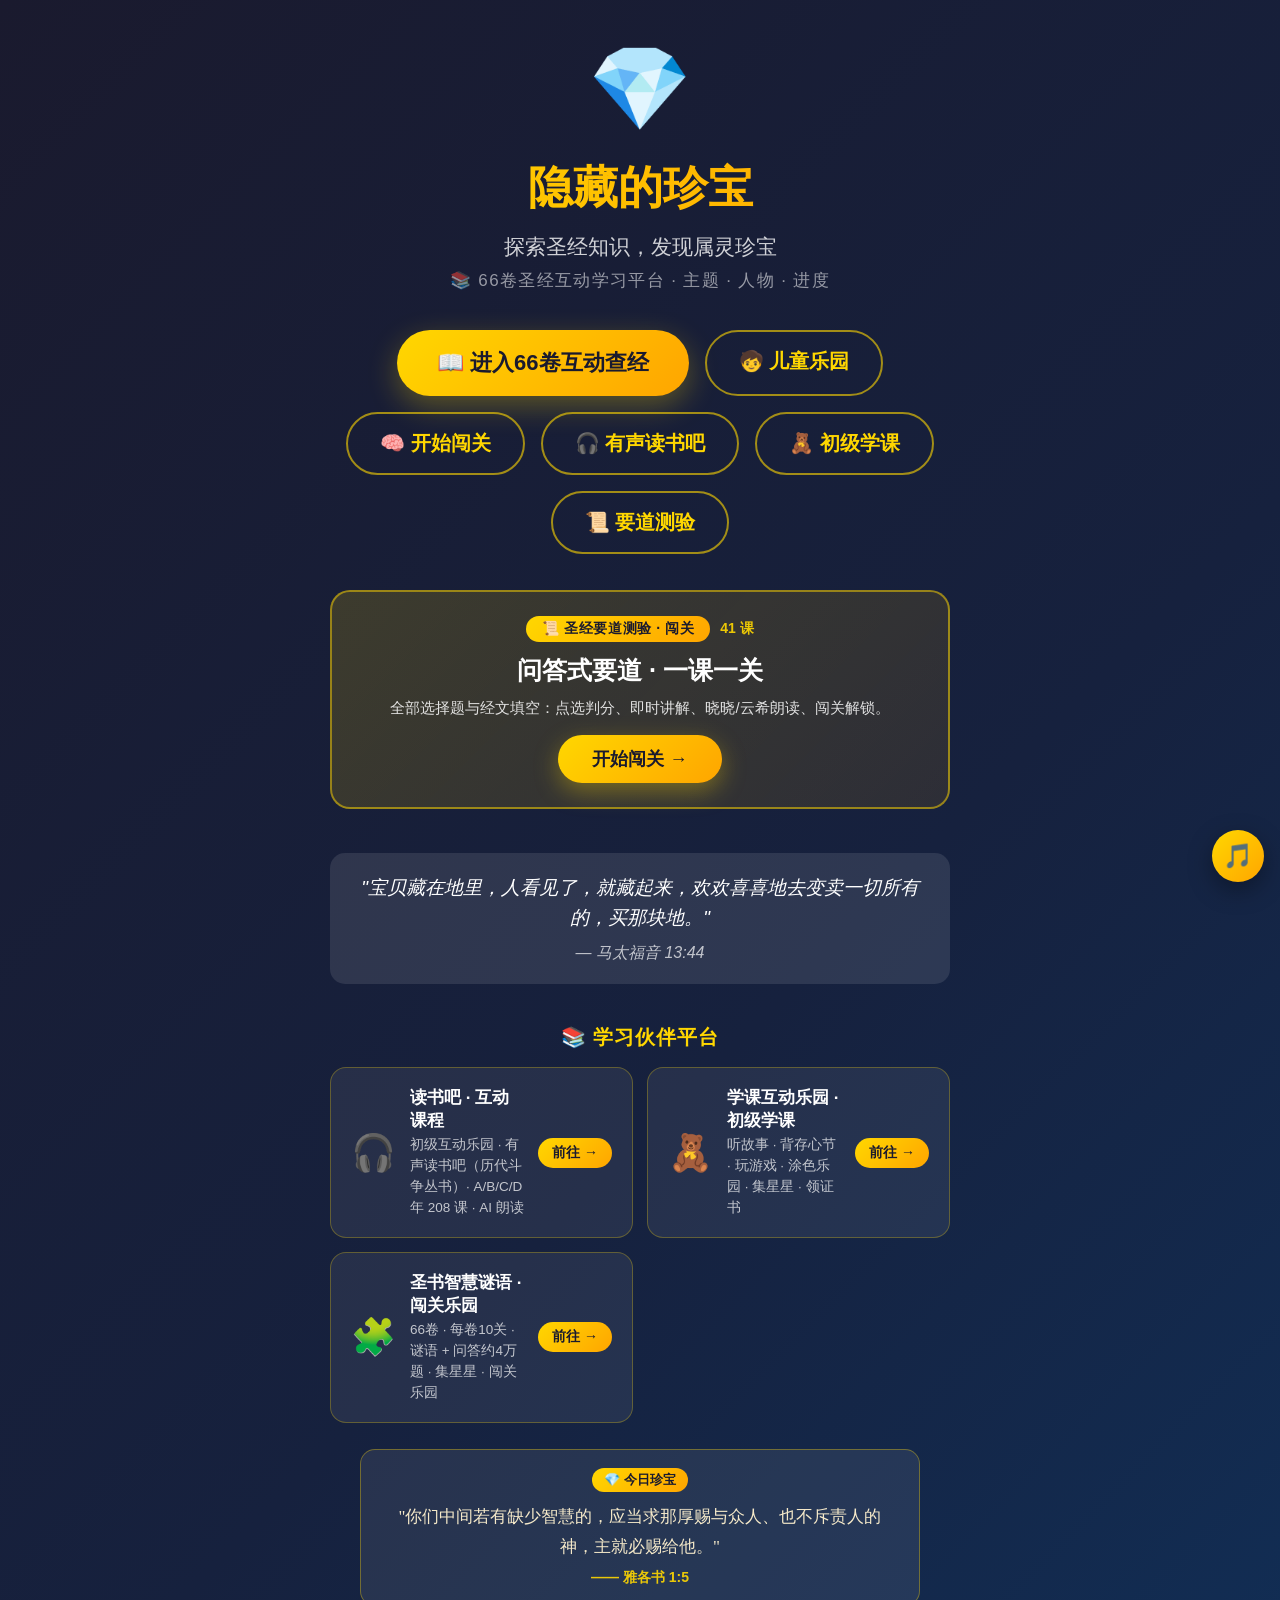
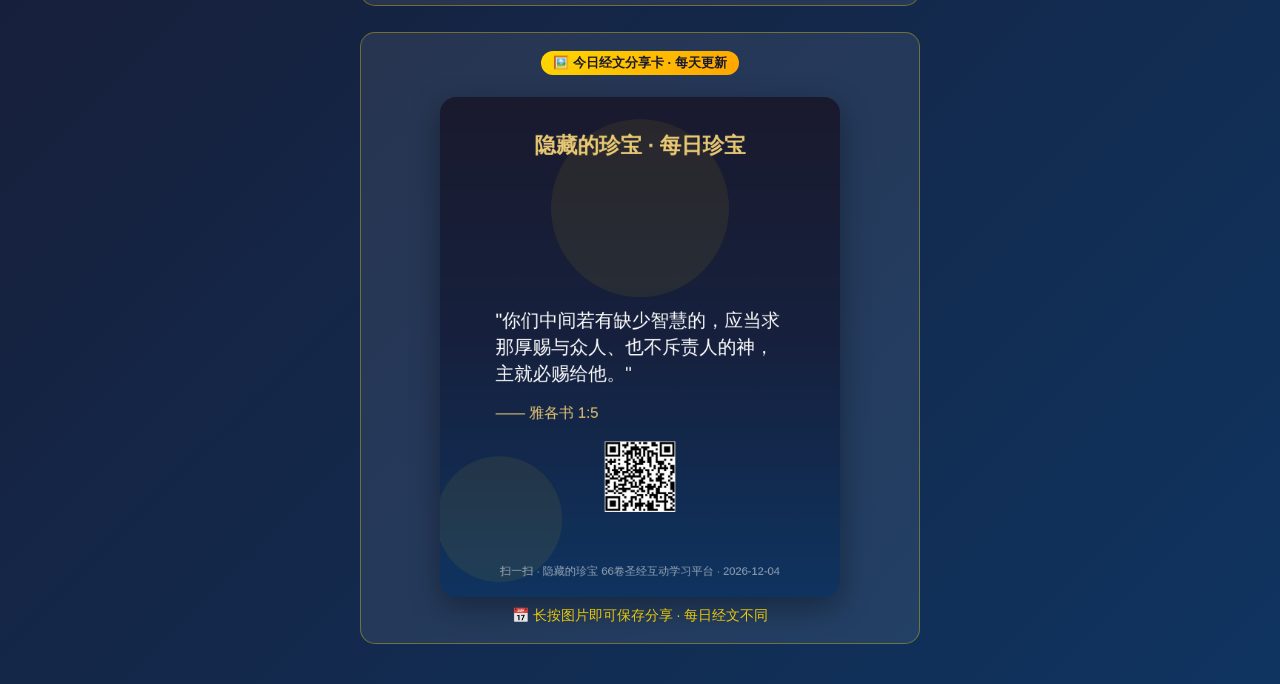
<file: index.html>
<!DOCTYPE html>
<html lang="zh-CN">
<head>
    <meta charset="UTF-8">
    <meta name="viewport" content="width=device-width, initial-scale=1.0">
    <title>隐藏的珍宝｜圣经互动学习平台</title>
  <link rel="manifest" href="manifest.json">
  <meta name="theme-color" content="#3b3a6b">
  <link rel="apple-touch-icon" href="icons/icon-192.png">

    <style>
        * { margin: 0; padding: 0; box-sizing: border-box; }
        body {
            font-family: "PingFang SC", "Microsoft YaHei", sans-serif;
            background: linear-gradient(135deg, #1a1a2e 0%, #16213e 50%, #0f3460 100%);
            min-height: 100vh;
            display: flex;
            align-items: center;
            justify-content: center;
            color: white;
        }
        .container {
            text-align: center;
            padding: 40px 20px;
            max-width: 660px;
        }
        .treasure {
            font-size: 83px;
            margin-bottom: 20px;
            animation: glow 2s ease-in-out infinite;
        }
        @keyframes glow {
            0%, 100% { filter: drop-shadow(0 0 20px #ffd700); }
            50% { filter: drop-shadow(0 0 40px #ffd700) brightness(1.2); }
        }
        h1 {
            font-size: 45px;
            margin-bottom: 15px;
            background: linear-gradient(90deg, #ffd700, #ffA500);
            -webkit-background-clip: text;
            -webkit-text-fill-color: transparent;
            background-clip: text;
        }
        .subtitle {
            font-size: 21px;
            opacity: 0.8;
            margin-bottom: 8px;
        }
        .desc {
            font-size: 17px;
            opacity: 0.55;
            margin-bottom: 38px;
            letter-spacing: 0.08em;
        }
        .btn-row {
            display: flex;
            gap: 16px;
            justify-content: center;
            flex-wrap: wrap;
        }
        .start-btn {
            display: inline-block;
            padding: 18px 40px;
            background: linear-gradient(135deg, #ffd700, #ffA500);
            color: #1a1a2e;
            text-decoration: none;
            border-radius: 50px;
            font-size: 22px;
            font-weight: bold;
            transition: transform 0.3s, box-shadow 0.3s;
            box-shadow: 0 10px 30px rgba(255, 215, 0, 0.3);
        }
        .start-btn:hover {
            transform: translateY(-3px);
            box-shadow: 0 15px 40px rgba(255, 215, 0, 0.4);
        }
        .start-btn.ghost {
            background: transparent;
            color: #ffd700;
            border: 2px solid rgba(255, 215, 0, 0.6);
            box-shadow: none;
            font-size: 20px;
            padding: 16px 32px;
        }
        .start-btn.ghost:hover {
            background: rgba(255, 215, 0, 0.12);
            box-shadow: 0 10px 30px rgba(255, 215, 0, 0.15);
        }
        .verse {
            margin-top: 44px;
            padding: 20px;
            background: rgba(255,255,255,0.1);
            border-radius: 15px;
            font-style: italic;
        }
        .verse p {
            font-size: 19px;
            line-height: 1.6;
        }
        .verse cite {
            display: block;
            margin-top: 10px;
            opacity: 0.7;
        }
        @media (max-width: 480px) {
            h1 { font-size: 37px; }
            .treasure { font-size: 67px; }
            .start-btn { font-size: 19px; padding: 15px 28px; width: 100%; }
            .start-btn.ghost { font-size: 18px; padding: 13px 24px; }
        }
            .music-fab{position:fixed;right:16px;bottom:18px;z-index:99;width:52px;height:52px;border-radius:50%;border:none;background:linear-gradient(135deg,#ffd700,#ffA500);color:#1a1a2e;font-size:24px;cursor:pointer;box-shadow:0 8px 24px rgba(0,0,0,.35);transition:transform .15s;}
        .music-fab:hover{transform:scale(1.08);}
        .music-fab.on{animation:fabPulse 2s ease-in-out infinite;}
        @keyframes fabPulse{0%,100%{box-shadow:0 8px 24px rgba(255,215,0,.35);}50%{box-shadow:0 8px 32px rgba(255,215,0,.7);}}
            .daily{display:none;margin-top:26px;padding:18px 22px;background:rgba(255,255,255,.08);border:1px solid rgba(255,215,0,.35);border-radius:15px;max-width:560px;margin-left:auto;margin-right:auto;}
        .daily-badge{display:inline-block;background:linear-gradient(135deg,#ffd700,#ffA500);color:#1a1a2e;font-weight:800;font-size:13px;padding:3px 12px;border-radius:999px;margin-bottom:10px;}
        .daily-text{font-family:"Songti SC",serif;font-size:17px;line-height:1.8;color:#f5e9c9;}
        .daily-ref{margin-top:6px;color:rgba(255,215,0,.9);font-size:14px;font-weight:700;}
        .doctrine-entry{margin-top:36px;padding:24px 22px;border-radius:20px;background:linear-gradient(135deg,rgba(255,215,0,.16),rgba(255,165,0,.10));border:2px solid rgba(255,215,0,.5);text-align:center;max-width:660px;margin-left:auto;margin-right:auto;}
        .de-badge{display:inline-block;background:linear-gradient(135deg,#ffd700,#ffA500);color:#1a1a2e;font-weight:800;font-size:14px;padding:4px 16px;border-radius:999px;letter-spacing:.04em;}
        .de-num{display:inline-block;margin-left:10px;color:#ffd700;font-weight:800;font-size:14px;opacity:.9;}
        .de-title{margin-top:12px;font-size:25px;font-weight:800;color:#fff;}
        .de-desc{margin-top:8px;font-size:15px;opacity:.85;line-height:1.7;}
        .de-btn{display:inline-block;margin-top:14px;padding:12px 34px;background:linear-gradient(135deg,#ffd700,#ffA500);color:#1a1a2e;text-decoration:none;border-radius:999px;font-size:18px;font-weight:800;box-shadow:0 8px 24px rgba(255,215,0,.35);transition:transform .25s,box-shadow .25s;}
        .de-btn:hover{transform:translateY(-2px);box-shadow:0 12px 30px rgba(255,215,0,.45);}
        .partner-title{margin-top:40px;font-size:20px;font-weight:800;color:#ffd700;letter-spacing:.05em;margin-bottom:16px;}
        .partner-grid{display:grid;grid-template-columns:repeat(2,1fr);gap:14px;max-width:660px;margin-left:auto;margin-right:auto;}
        .partner-card{display:flex;align-items:center;gap:14px;padding:18px 20px;background:rgba(255,255,255,.07);border:1px solid rgba(255,215,0,.28);border-radius:16px;text-decoration:none;color:#fff;text-align:left;transition:transform .25s,background .25s;}
        .partner-card:hover{transform:translateY(-3px);background:rgba(255,215,0,.13);}
        .partner-card .partner-emoji{font-size:36px;line-height:1;}
        .partner-card .partner-info{flex:1;min-width:0;}
        .partner-card .partner-name{font-weight:800;font-size:17px;margin-bottom:3px;}
        .partner-card .partner-desc{font-size:13.5px;opacity:.72;line-height:1.55;}
        .partner-card .partner-go{white-space:nowrap;background:linear-gradient(135deg,#ffd700,#ffA500);color:#1a1a2e;font-weight:800;font-size:14px;padding:6px 14px;border-radius:999px;}
        @media (max-width:560px){.partner-grid{grid-template-columns:1fr;}.partner-card .partner-desc{font-size:13px;}}
    </style>
</head>
<body>
    <div class="container">
        <div class="treasure">💎</div>
        <h1>隐藏的珍宝</h1>
        <p class="subtitle">探索圣经知识，发现属灵珍宝</p>
        <p class="desc">📚 66卷圣经互动学习平台 · 主题 · 人物 · 进度</p>
        <div class="btn-row">
            <a href="platform.html" class="start-btn">📖 进入66卷互动查经</a>
            <a href="platform.html#/kids" class="start-btn ghost">🧒 儿童乐园</a>
            <a href="整本圣经知识问答闯关_手机版.html" class="start-btn ghost">🧠 开始闯关</a>
            <a href="https://lqjymnl2026.github.io/du-shu-ba/" target="_blank" rel="noopener" class="start-btn ghost">🎧 有声读书吧</a>
            <a href="https://lqjymnl2026.github.io/chuji-xueke/" target="_blank" rel="noopener" class="start-btn ghost">🧸 初级学课</a>
            <a href="platform.html#/doctrine" class="start-btn ghost">📜 要道测验</a>
        </div>
        <div class="doctrine-entry">
            <div><span class="de-badge">📜 圣经要道测验 · 闯关</span><span class="de-num">41 课</span></div>
            <div class="de-title">问答式要道 · 一课一关</div>
            <div class="de-desc">全部选择题与经文填空：点选判分、即时讲解、晓晓/云希朗读、闯关解锁。</div>
            <a class="de-btn" href="platform.html#/doctrine">开始闯关 →</a>
        </div>
        <div class="verse">
            <p>"宝贝藏在地里，人看见了，就藏起来，欢欢喜喜地去变卖一切所有的，买那块地。"</p>
            <cite>— 马太福音 13:44</cite>
        </div>
        <div class="partner-title">📚 学习伙伴平台</div>
        <div class="partner-grid">
            <a class="partner-card" href="https://lqjymnl2026.github.io/du-shu-ba/" target="_blank" rel="noopener">
                <div class="partner-emoji">🎧</div>
                <div class="partner-info">
                    <div class="partner-name">读书吧 · 互动课程</div>
                    <div class="partner-desc">初级互动乐园 · 有声读书吧（历代斗争丛书）· A/B/C/D 年 208 课 · AI 朗读</div>
                </div>
                <span class="partner-go">前往 →</span>
            </a>
            <a class="partner-card" href="https://lqjymnl2026.github.io/chuji-xueke/" target="_blank" rel="noopener">
                <div class="partner-emoji">🧸</div>
                <div class="partner-info">
                    <div class="partner-name">学课互动乐园 · 初级学课</div>
                    <div class="partner-desc">听故事 · 背存心节 · 玩游戏 · 涂色乐园 · 集星星 · 领证书</div>
                </div>
                <span class="partner-go">前往 →</span>
            </a>
            <a class="partner-card" href="https://hljymnl.github.io/biblemy/" target="_blank" rel="noopener">
                <div class="partner-emoji">🧩</div>
                <div class="partner-info">
                    <div class="partner-name">圣书智慧谜语 · 闯关乐园</div>
                    <div class="partner-desc">66卷 · 每卷10关 · 谜语 + 问答约4万题 · 集星星 · 闯关乐园</div>
                </div>
                <span class="partner-go">前往 →</span>
            </a>
        </div>
        <div class="daily" id="dailyVerseBox">
            <span class="daily-badge">💎 今日珍宝</span>
            <div class="daily-text" id="dailyText"></div>
            <div class="daily-ref" id="dailyRef"></div>
        </div>
        <div class="daily" id="dailyCardBox" style="display:none">
            <span class="daily-badge">🖼️ 今日经文分享卡 · 每天更新</span>
            <img id="dailyCardImg" alt="今日经文分享卡" style="width:100%;max-width:400px;border-radius:16px;margin-top:12px;box-shadow:0 10px 30px rgba(0,0,0,.35);display:block;margin-left:auto;margin-right:auto;">
            <div style="margin-top:10px;color:rgba(255,215,0,.9);font-size:14px">📅 长按图片即可保存分享 · 每日经文不同</div>
        </div>
    </div>
<audio id="bgMusic" src="music/light-ambient.wav" loop preload="auto" playsinline></audio>
<script src="js/data/verses.js"></script>
<script src="js/share-card.js"></script>
<script>
(function(){try{var v=dailyVerse();
    document.getElementById('dailyVerseBox').style.display='block';
    document.getElementById('dailyText').textContent='"'+v.text+'"';
    document.getElementById('dailyRef').textContent='—— '+v.ref;
    var d=new Date(); var ds=d.getFullYear()+'-'+String(d.getMonth()+1).padStart(2,'0')+'-'+String(d.getDate()).padStart(2,'0');
    var box=document.getElementById('dailyCardBox'); var img=document.getElementById('dailyCardImg');
    if(box) box.style.display='block';
    if(img && typeof buildShareCardDataURL==='function'){
      buildShareCardDataURL(v.text, v.ref, ds).then(function(url){ if(img) img.src=url; }).catch(function(){});
    }
}catch(e){}})();
</script>
    <button class="music-fab" id="bgMusicBtn" onclick="toggleBgMusic()" title="背景轻音乐">🎵</button>
    <script>
    function toggleBgMusic(){var a=document.getElementById('bgMusic'),b=document.getElementById('bgMusicBtn');if(!a)return;if(a.paused){a.volume=.45;a.play().then(function(){b.classList.add('on');try{localStorage.setItem('yiqi-music','on');}catch(e){}}).catch(function(){alert('无法播放音乐');});}else{a.pause();b.classList.remove('on');try{localStorage.setItem('yiqi-music','off');}catch(e){}}}
    (function(){var a=document.getElementById('bgMusic'),b=document.getElementById('bgMusicBtn');if(!a||!b)return;var want=true;try{var v=localStorage.getItem('yiqi-music');want=v?v==='on':true;}catch(e){}
    if(!want)return;a.volume=.45;
    function tp(){a.play().then(function(){b.classList.add('on');try{localStorage.setItem('yiqi-music','on');}catch(e){}}).catch(function(){});}
    tp();
    ['pointerdown','touchstart','keydown'].forEach(function(ev){document.addEventListener(ev,function h(){tp();document.removeEventListener(ev,h);});});
    })();
    </script>
  <script>
if ('serviceWorker' in navigator) { navigator.serviceWorker.register('./sw.js').catch(function(){}); }
</script>
</body>
</html>
</file>
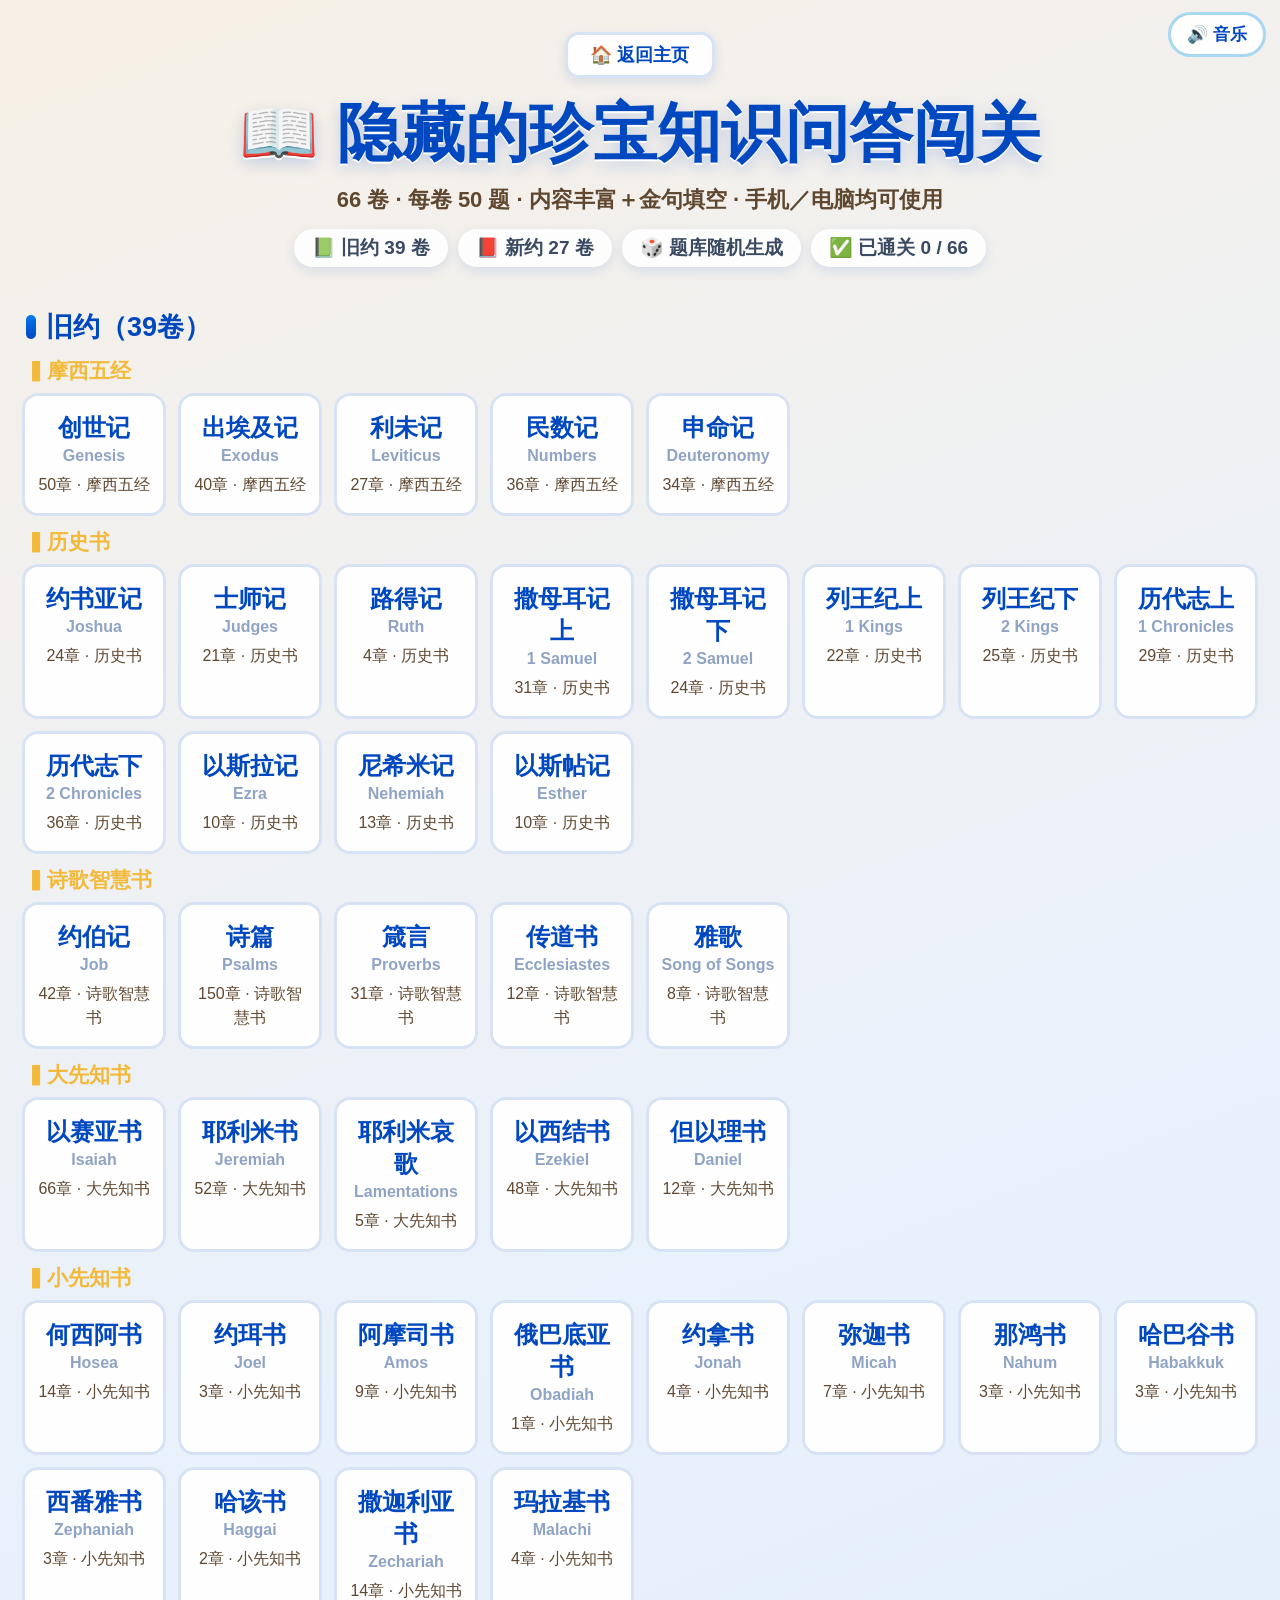
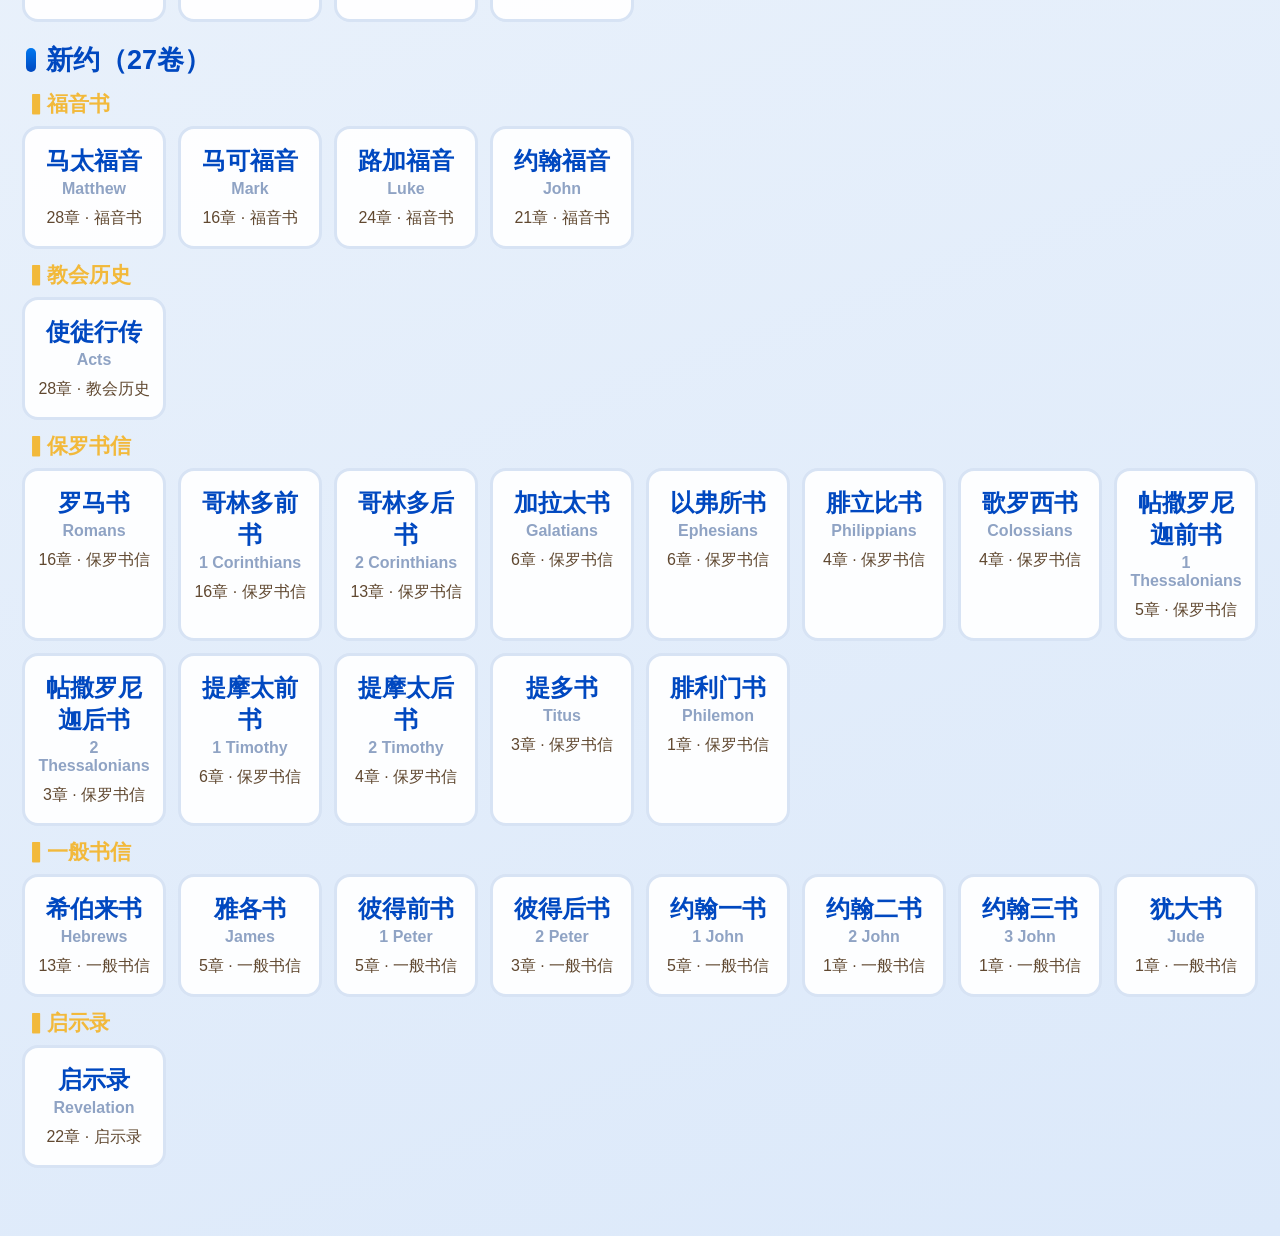
<file: 整本圣经知识问答闯关_手机版.html>
<!DOCTYPE html>
<html lang="zh-Hans">
<head>
<meta charset="UTF-8">
<meta name="viewport" content="width=device-width, initial-scale=1.0, maximum-scale=1.0, user-scalable=no">
<meta name="apple-mobile-web-app-capable" content="yes">
<meta name="apple-mobile-web-app-status-bar-style" content="black-translucent">
<title>隐藏的珍宝知识问答闯关</title>
<style>
*{margin:0;padding:0;box-sizing:border-box;}
:root{
  --c1:#F7F0E6; --c2:#E9F1FB; --c3:#DCE9FA;
  --blue:#0078F0; --blue-d:#0048C0; --blue-l:#A8D8F0;
  --gold:#F2B93B; --coral:#F07070; --mint:#4FBF8F;
  --ink:#3A4A63; --brown:#604830; --line:#D7E3F4;
}
html,body{min-height:100%;}
body{
  font-family:"PingFang SC","Microsoft YaHei","Heiti TC",sans-serif;
  background:linear-gradient(160deg,var(--c1),var(--c2) 45%,var(--c3));
  color:var(--ink);min-height:100vh;padding:12px 10px 60px;-webkit-tap-highlight-color:transparent;
}
.wrap{max-width:100%;margin:0 auto;padding:0 12px;}
.home-btn{display:inline-block;background:rgba(255,255,255,.95);border:3px solid var(--line);border-radius:14px;color:var(--blue-d);font-weight:900;font-size:clamp(14px,2.4vw,18px);padding:8px 22px;text-decoration:none;margin-bottom:12px;box-shadow:0 4px 12px rgba(0,72,192,.12);}
.home-btn:hover{border-color:var(--blue);transform:translateY(-2px);}
.top{text-align:center;padding:20px 0 8px;}
.title{font-size:clamp(30px,6vw,64px);font-weight:900;color:var(--blue-d);
  text-shadow:0 2px 0 #fff,0 6px 16px rgba(0,72,192,.22);}
.sub{font-size:clamp(14px,2.6vw,22px);color:var(--brown);margin-top:8px;font-weight:700;}
.stats{display:flex;gap:10px;justify-content:center;flex-wrap:wrap;margin:14px 0;}
.pill{background:rgba(255,255,255,.9);border-radius:24px;padding:6px 18px;
  font-size:clamp(13px,2.2vw,19px);font-weight:800;box-shadow:0 4px 12px rgba(0,72,192,.12);}
.sec{margin:20px 0 8px;}
.sec h2{font-size:clamp(18px,3vw,27px);color:var(--blue-d);margin:16px 4px 10px;
  display:flex;align-items:center;gap:10px;}
.sec h2 .bar{width:10px;height:24px;border-radius:5px;background:linear-gradient(var(--blue),var(--blue-d));display:inline-block;}
.grp{font-size:clamp(15px,2.4vw,21px);color:var(--gold);font-weight:900;margin:12px 4px 8px;}
.grid{display:grid;grid-template-columns:repeat(auto-fill,minmax(140px,1fr));gap:10px;gap:12px;}
a.book{
  text-decoration:none;color:var(--ink);background:rgba(255,255,255,.94);
  border:3px solid var(--line);border-radius:16px;padding:16px 10px;text-align:center;
  transition:transform .15s, box-shadow .15s, border-color .15s;display:block;
}
a.book:hover{transform:translateY(-4px);border-color:var(--blue);box-shadow:0 14px 26px rgba(0,72,192,.18);}
a.book:active{transform:scale(.96);}
a.book .bn{font-size:clamp(17px,2.6vw,24px);font-weight:900;color:var(--blue-d);}
a.book .be{font-size:clamp(12px,2vw,16px);color:#8FA3C4;margin-top:3px;font-weight:700;}
a.book .bt{font-size:clamp(13px,2vw,16px);color:var(--brown);margin-top:8px;line-height:1.5;}
a.book.done{border-color:var(--mint);background:linear-gradient(160deg,#F0FAF6,#E4F6EE);}
.hidden{display:none!important;}
.qtop{display:flex;align-items:center;gap:12px;flex-wrap:wrap;margin:12px 0 16px;}
.back{background:rgba(255,255,255,.94);border:3px solid var(--line);color:var(--blue-d);
  font-weight:900;font-size:clamp(15px,2.4vw,21px);border-radius:14px;padding:10px 22px;cursor:pointer;}
.back:hover{border-color:var(--blue);}
.qbook{font-size:clamp(20px,3.2vw,31px);font-weight:900;color:var(--blue-d);}
.qmeta{margin-left:auto;display:flex;gap:10px;flex-wrap:wrap;}
.qcard{background:rgba(255,255,255,.96);border-radius:20px;padding:18px 16px;
  box-shadow:0 20px 50px rgba(0,72,192,.15);animation:in .45s cubic-bezier(.2,1.3,.4,1) both;}
@keyframes in{0%{transform:rotateY(80deg) translateZ(-30px);opacity:0}100%{transform:rotateY(0);opacity:1}}
.qtype{display:inline-block;font-size:clamp(13px,2vw,18px);font-weight:900;color:#fff;
  background:var(--blue);padding:5px 16px;border-radius:24px;margin-bottom:10px;}
.qtype.j{background:var(--gold);color:#6B4A00;}
.qtext{font-size:clamp(20px,3.6vw,35px);font-weight:800;line-height:1.7;margin-bottom:16px;}
.opts{display:grid;grid-template-columns:1fr 1fr;gap:12px;}
@media(max-width:640px){.opts{grid-template-columns:1fr;}}
.opt{font-size:clamp(16px,2.8vw,26px);background:#F2F6FC;border:3px solid var(--line);border-radius:14px;
  padding:18px 16px;cursor:pointer;font-weight:700;transition:all .15s;min-height:68px;display:flex;align-items:center;-webkit-tap-highlight-color:transparent;touch-action:manipulation;}
.opt:hover{transform:translateY(-2px);border-color:var(--blue);}
.opt.sel{border-color:var(--blue);background:var(--blue-l);}
.opt.right{border-color:var(--mint);background:#E4F6EE;box-shadow:0 0 0 4px rgba(79,191,143,.35);}
.opt.wrong{border-color:var(--coral);background:#FCE9E9;box-shadow:0 0 0 4px rgba(240,112,112,.35);}
.ans{margin-top:14px;border-radius:14px;padding:14px 18px;font-size:clamp(15px,2.6vw,23px);line-height:1.8;
  animation:in .5s both;}
.ans.good{background:#E9F9F2;border-left:8px solid var(--mint);}
.ans.bad{background:#FDF0EF;border-left:8px solid var(--coral);}
.ans.info{background:#EEF4FF;border-left:8px solid var(--blue);margin-top:8px;}
.ans b{color:var(--blue-d);}
.btns{text-align:center;margin-top:16px;min-height:54px;}
.btn{font-size:clamp(16px,2.8vw,25px);font-weight:900;color:#fff;cursor:pointer;border:none;border-radius:16px;
  padding:18px 36px;background:linear-gradient(180deg,var(--blue),var(--blue-d));
  box-shadow:0 6px 0 var(--blue-d),0 14px 22px rgba(0,72,192,.28);transition:transform .12s,box-shadow .12s;}
.btn:hover{transform:translateY(-2px);}
.btn:active{transform:translateY(4px);box-shadow:0 2px 0 var(--blue-d);}
.btn.gold{background:linear-gradient(180deg,#FFD66B,var(--gold));color:#6B4A00;box-shadow:0 6px 0 #C78A00,0 14px 22px rgba(242,185,59,.32);}
.btn.gold:active{box-shadow:0 2px 0 #C78A00;}
.pbar{width:100%;height:16px;background:#E4EAFB;border-radius:10px;margin-bottom:14px;overflow:hidden;}
.pfill{height:100%;background:linear-gradient(90deg,var(--mint),var(--blue));border-radius:10px;transition:width .3s;}
.fin{text-align:center;padding:24px 10px;animation:in .6s both;}
.fin .fe{font-size:clamp(46px,10vw,96px);animation:bob 2.4s infinite ease-in-out;}
@keyframes bob{0%,100%{transform:translateY(0) rotate(-4deg)}50%{transform:translateY(-12px) rotate(4deg)}}
.fin h3{font-size:clamp(20px,3.4vw,34px);color:var(--blue-d);margin:12px 0;}
.fin .stars{font-size:clamp(22px,4vw,40px);letter-spacing:5px;}
.card{background:rgba(255,255,255,.96);border-radius:18px;padding:18px 24px;max-width:600px;margin:12px auto;
  text-align:left;font-size:clamp(15px,2.6vw,23px);line-height:2.2;box-shadow:0 14px 34px rgba(0,72,192,.14);}
.card b{color:var(--blue-d);}
.mute{position:fixed;right:14px;top:12px;z-index:9;background:rgba(255,255,255,.9);border:3px solid var(--blue-l);
  border-radius:24px;padding:8px 16px;cursor:pointer;color:var(--blue-d);font-weight:900;font-size:clamp(13px,2vw,17px);}

@media (max-width: 640px) {
  .wrap { padding: 0 4px; }
  .title { font-size: 26px; }
  .sub { font-size: 13px; }
  .pill { font-size: 12px; padding: 4px 10px; }
  .sec h2 { font-size: 17px; }
  .grp { font-size: 14px; }
  .grid { gap: 8px; }
  a.book { padding: 10px 6px; min-height: 85px; }
  a.book .bn { font-size: 15px; }
  a.book .be, a.book .bt { font-size: 11px; }
  .qcard { padding: 14px 12px; }
  .qtext { font-size: 17px; line-height: 1.4; }
  .qtype { font-size: 12px; padding: 3px 10px; }
  .opt { font-size: 16px; padding: 16px 14px; min-height: 58px; border-radius: 12px; }
  .btn { padding: 16px 28px; font-size: 16px; min-height: 52px; }
  .ans { font-size: 14px; padding: 10px 12px; }
  .card { padding: 12px 14px; font-size: 14px; }
  .fin .fe { font-size: 64px; }
  .fin h3 { font-size: 18px; }
  .fin .stars { font-size: 22px; }
  .qbook { font-size: 17px; }
  .qmeta { font-size: 12px; }
  .pbar { height: 10px; }
  .back { padding: 12px 16px; font-size: 14px; min-height: 44px; }
  .mute { right: 6px; top: 6px; padding: 6px 10px; font-size: 12px; min-height: 36px; }
}
html { scroll-behavior: smooth; -webkit-overflow-scrolling: touch; }

</style>
</head>
<body>
<button class="mute" id="muteBtn" onclick="toggleMute()">🔊 音乐</button>
<div class="wrap">
  <section id="dir">
    <div class="top">
      <a class="home-btn" href="index.html">🏠 返回主页</a>
      <div class="title">📖 隐藏的珍宝知识问答闯关</div>
      <div class="sub">66 卷 · 每卷 50 题 · 内容丰富＋金句填空 · 手机／电脑均可使用</div>
      <div class="stats">
        <span class="pill">📗 旧约 39 卷</span>
        <span class="pill">📕 新约 27 卷</span>
        <span class="pill">🎲 题库随机生成</span>
        <span class="pill" id="doneStat">✅ 已通关 0 / 66</span>
      </div>
    </div>
    <div id="dirBody"></div>
  </section>

  <section id="quiz" class="hidden">
    <div class="qtop">
      <button class="back" onclick="showDir()">← 返回目录</button>
      <button class="back" onclick="reshuffle()">🔄 换一批题目</button>
      <span class="qbook" id="qBook"></span>
      <div class="qmeta">
        <span class="pill">⭐ <b id="score">0</b> 分</span>
        <span class="pill">🔥 连对 <b id="combo">0</b></span>
      </div>
    </div>
    <div id="qArea"></div>
  </section>
</div>

<script>
const BIBLE = [{"name": "创世记", "en": "Genesis", "test": "旧约", "grp": "摩西五经", "ch": 50, "author": "摩西", "theme": "万物的起源、神的创造与救赎的应许", "people": ["亚当", "该隐", "挪亚", "亚伯拉罕", "雅各", "约瑟"], "places": ["伊甸园", "迦南", "埃及", "伯特利"], "events": ["亚当|吃了分别善恶树上的果子", "该隐|杀害了弟弟亚伯", "挪亚|建造方舟躲避洪水", "亚伯拉罕|献上儿子以撒", "雅各|梦见天梯", "约瑟|被哥哥们卖到埃及"], "verse": "起初，神创造【天地】。"}, {"name": "出埃及记", "en": "Exodus", "test": "旧约", "grp": "摩西五经", "ch": 40, "author": "摩西", "theme": "神拯救以色列人出埃及、颁布律法", "people": ["摩西", "亚伦", "法老", "米利暗"], "places": ["埃及", "红海", "西奈山", "米甸"], "events": ["摩西|在燃烧的荆棘中蒙神呼召", "摩西|带领以色列人过红海", "摩西|在西奈山领受十诫", "亚伦|作摩西的代言人", "法老|起初不容以色列人离去", "以色列人|在旷野吃吗哪"], "verse": "我是耶和华你的神，曾将你从【埃及地】为奴之家领出来。"}, {"name": "利未记", "en": "Leviticus", "test": "旧约", "grp": "摩西五经", "ch": 27, "author": "摩西", "theme": "圣洁与献祭的条例", "people": ["亚伦", "摩西", "拿答", "亚比户"], "places": ["会幕", "西奈山"], "events": ["亚伦|作大祭司献祭", "摩西|传达献祭的条例", "以色列人|在会幕中敬拜神", "拿答|与亚比户献凡火被烧灭"], "verse": "你们要【圣洁】，因为我是圣洁的。"}, {"name": "民数记", "en": "Numbers", "test": "旧约", "grp": "摩西五经", "ch": 36, "author": "摩西", "theme": "旷野漂流、数点百姓与信心的功课", "people": ["摩西", "迦勒", "约书亚", "可拉", "巴兰"], "places": ["迦南", "加低斯"], "events": ["摩西|在旷野数点以色列百姓", "迦勒|与约书亚报好信息", "可拉|结党背叛摩西", "巴兰|被雇来咒诅以色列人", "以色列人|因不信在旷野漂流四十年"], "verse": "愿耶和华【赐福】给你，保护你。"}, {"name": "申命记", "en": "Deuteronomy", "test": "旧约", "grp": "摩西五经", "ch": 34, "author": "摩西", "theme": "重申律法、呼召人爱神顺服", "people": ["摩西", "约书亚"], "places": ["摩押平原", "迦南"], "events": ["摩西|在摩押平原重申律法", "约书亚|受摩西按手被立为领袖", "摩西|在尼波山眺望迦南地"], "verse": "你要尽心、尽性、尽力【爱】耶和华你的神。"}, {"name": "约书亚记", "en": "Joshua", "test": "旧约", "grp": "历史书", "ch": 24, "author": "约书亚", "theme": "进入迦南、得地为业", "people": ["约书亚", "喇合", "迦勒"], "places": ["耶利哥", "迦南", "约旦河"], "events": ["约书亚|带领以色列人过约旦河", "喇合|在耶利哥藏匿探子", "以色列人|绕城七日攻陷耶利哥", "约书亚|吩咐日头停留"], "verse": "至于我和我家，我们必定【事奉】耶和华。"}, {"name": "士师记", "en": "Judges", "test": "旧约", "grp": "历史书", "ch": 21, "author": "撒母耳（传统）", "theme": "背道与拯救的循环", "people": ["基甸", "参孙", "底波拉", "大利拉"], "places": ["米甸", "迦南"], "events": ["基甸|用三百人击败米甸人", "参孙|用驴腮骨击杀非利士人", "底波拉|作士师审判以色列", "参孙|被大利拉出卖"], "verse": "以色列中没有王，各人【任意】而行。"}, {"name": "路得记", "en": "Ruth", "test": "旧约", "grp": "历史书", "ch": 4, "author": "撒母耳（传统）", "theme": "忠爱与救赎", "people": ["路得", "拿俄米", "波阿斯"], "places": ["伯利恒", "摩押"], "events": ["路得|跟随婆婆拿俄米回到伯利恒", "路得|在田间拾取麦穗", "波阿斯|娶路得为妻"], "verse": "愿耶和华照你所行的【赏赐】你。"}, {"name": "撒母耳记上", "en": "1 Samuel", "test": "旧约", "grp": "历史书", "ch": 31, "author": "撒母耳（传统）", "theme": "以色列王国的开端", "people": ["撒母耳", "扫罗", "大卫", "约拿单"], "places": ["示罗", "伯利恒", "基利波山"], "events": ["撒母耳|在圣殿中听见神呼唤", "扫罗|被膏立为以色列第一个王", "大卫|用机弦甩石击败歌利亚", "约拿单|与大卫结盟"], "verse": "人是看外貌，耶和华是看【内心】。"}, {"name": "撒母耳记下", "en": "2 Samuel", "test": "旧约", "grp": "历史书", "ch": 24, "author": "撒母耳、拿单、迦得", "theme": "大卫王朝的兴衰", "people": ["大卫", "押沙龙", "拔示巴", "约押"], "places": ["耶路撒冷", "希伯仑"], "events": ["大卫|作王并定都耶路撒冷", "大卫|在拔示巴的事上犯罪", "押沙龙|背叛大卫", "大卫|在神面前痛悔"], "verse": "耶和华是我的岩石、我的山寨、我的【救主】。"}, {"name": "列王纪上", "en": "1 Kings", "test": "旧约", "grp": "历史书", "ch": 22, "author": "耶利米（传统）", "theme": "所罗门的荣耀与王国分裂", "people": ["所罗门", "以利亚", "亚哈", "示巴女王"], "places": ["耶路撒冷", "迦密山"], "events": ["所罗门|建造圣殿", "以利亚|在迦密山胜过巴力先知", "示巴女王|来见所罗门", "亚哈|夺取拿伯的葡萄园"], "verse": "求你赐我【智慧】，可以判断你的民。"}, {"name": "列王纪下", "en": "2 Kings", "test": "旧约", "grp": "历史书", "ch": 25, "author": "耶利米（传统）", "theme": "南北国衰亡与被掳", "people": ["以利沙", "希西家", "约西亚", "乃缦"], "places": ["约旦河", "耶路撒冷", "巴比伦"], "events": ["以利沙|医治乃缦的大麻风", "希西家|病得痊愈蒙加寿", "约西亚|发现律法书并改革", "犹大|被掳到巴比伦"], "verse": "与我们同在的，比与他们同在的【更多】。"}, {"name": "历代志上", "en": "1 Chronicles", "test": "旧约", "grp": "历史书", "ch": 29, "author": "以斯拉（传统）", "theme": "大卫家谱与圣殿预备", "people": ["大卫", "所罗门"], "places": ["耶路撒冷"], "events": ["大卫|为建圣殿预备材料", "所罗门|被立为继承人", "大卫|数点以色列百姓"], "verse": "你们要称谢耶和华，因他本为善，他的【慈爱】永远长存。"}, {"name": "历代志下", "en": "2 Chronicles", "test": "旧约", "grp": "历史书", "ch": 36, "author": "以斯拉（传统）", "theme": "犹大诸王与圣殿敬拜", "people": ["所罗门", "约沙法", "希西家"], "places": ["耶路撒冷", "圣殿"], "events": ["所罗门|在圣殿献殿祈祷", "约沙法|信靠神得胜", "希西家|洁净圣殿守逾越节"], "verse": "这称为我名下的子民，若自卑祷告，我必从天上【垂听】。"}, {"name": "以斯拉记", "en": "Ezra", "test": "旧约", "grp": "历史书", "ch": 10, "author": "以斯拉", "theme": "被掳归回、重建圣殿", "people": ["以斯拉", "所罗巴伯"], "places": ["巴比伦", "耶路撒冷"], "events": ["所罗巴伯|带领百姓回归犹大", "以斯拉|带领百姓认罪悔改", "百姓|重建圣殿"], "verse": "以斯拉定志考究遵行耶和华的【律法】。"}, {"name": "尼希米记", "en": "Nehemiah", "test": "旧约", "grp": "历史书", "ch": 13, "author": "尼希米", "theme": "重建耶路撒冷城墙", "people": ["尼希米", "以斯拉", "参巴拉"], "places": ["耶路撒冷", "书珊"], "events": ["尼希米|重建耶路撒冷城墙", "以斯拉|向百姓宣读律法", "参巴拉|拦阻重建城墙"], "verse": "因靠耶和华而得的【喜乐】是你们的力量。"}, {"name": "以斯帖记", "en": "Esther", "test": "旧约", "grp": "历史书", "ch": 10, "author": "末底改（传统）", "theme": "神暗中保守祂的子民", "people": ["以斯帖", "末底改", "哈曼", "亚哈随鲁"], "places": ["书珊", "波斯"], "events": ["以斯帖|冒死见王拯救同胞", "哈曼|阴谋除灭犹太人", "末底改|揭发暗杀阴谋", "亚哈随鲁|立以斯帖为王后"], "verse": "焉知你得了王后的位分，不是为现今的【机会】吗？"}, {"name": "约伯记", "en": "Job", "test": "旧约", "grp": "诗歌智慧书", "ch": 42, "author": "不详（传统摩西时期）", "theme": "苦难中神的公义与主权", "people": ["约伯", "以利法", "比勒达", "琐法"], "places": ["乌斯"], "events": ["约伯|失去儿女与财产仍称颂神", "约伯|与三个朋友辩论苦难", "约伯|最后蒙神加倍赐福"], "verse": "我知道我的【救赎主】活着，末了必站立在地上。"}, {"name": "诗篇", "en": "Psalms", "test": "旧约", "grp": "诗歌智慧书", "ch": 150, "author": "大卫等人", "theme": "敬拜、祷告与赞美", "people": ["大卫", "亚萨", "摩西", "可拉后裔"], "places": ["耶路撒冷"], "events": ["大卫|写下许多赞美诗", "摩西|写下诗篇九十篇", "亚萨|作诗班领袖", "诗篇|被称为赞美与祷告的书"], "verse": "耶和华是我的【牧者】，我必不至【缺乏】。"}, {"name": "箴言", "en": "Proverbs", "test": "旧约", "grp": "诗歌智慧书", "ch": 31, "author": "所罗门等人", "theme": "敬畏耶和华是智慧的开端", "people": ["所罗门", "亚古珥"], "places": [], "events": ["所罗门|写下许多智慧箴言", "亚古珥|写下箴言中的话语", "箴言|教导敬畏耶和华"], "verse": "敬畏耶和华是【智慧】的开端。"}, {"name": "传道书", "en": "Ecclesiastes", "test": "旧约", "grp": "诗歌智慧书", "ch": 12, "author": "所罗门", "theme": "虚空的虚空、敬畏神", "people": ["所罗门"], "places": ["耶路撒冷"], "events": ["所罗门|感叹虚空的虚空", "传道者|劝人敬畏神"], "verse": "虚空的虚空，凡事都是【虚空】。"}, {"name": "雅歌", "en": "Song of Songs", "test": "旧约", "grp": "诗歌智慧书", "ch": 8, "author": "所罗门", "theme": "爱情的颂歌", "people": ["所罗门", "书拉密女"], "places": ["耶路撒冷"], "events": ["所罗门|歌唱爱情的诗歌", "书拉密女|与良人相恋"], "verse": "爱情，众水不能熄灭，大水也不能【淹没】。"}, {"name": "以赛亚书", "en": "Isaiah", "test": "旧约", "grp": "大先知书", "ch": 66, "author": "以赛亚", "theme": "审判与拯救、弥赛亚的预言", "people": ["以赛亚", "希西家"], "places": ["耶路撒冷", "犹大"], "events": ["以赛亚|在圣殿看见主坐在高高的宝座上", "以赛亚|预言弥赛亚降生", "希西家|在危难中求告神"], "verse": "因有一【婴孩】为我们而生，有一子赐给我们。"}, {"name": "耶利米书", "en": "Jeremiah", "test": "旧约", "grp": "大先知书", "ch": 52, "author": "耶利米", "theme": "犹大的审判与复兴应许", "people": ["耶利米", "巴录"], "places": ["耶路撒冷", "巴比伦"], "events": ["耶利米|被称为流泪的先知", "耶利米|预言耶路撒冷被毁", "巴录|写下耶利米的话"], "verse": "我知道我向你们所怀的意念，是赐【平安】的意念。"}, {"name": "耶利米哀歌", "en": "Lamentations", "test": "旧约", "grp": "大先知书", "ch": 5, "author": "耶利米（传统）", "theme": "为耶路撒冷哀哭", "people": ["耶利米"], "places": ["耶路撒冷"], "events": ["耶利米|为耶路撒冷哀哭", "哀歌|述说神的怜悯每早晨都是新的"], "verse": "每早晨这都是新的，你的【诚实】极其广大。"}, {"name": "以西结书", "en": "Ezekiel", "test": "旧约", "grp": "大先知书", "ch": 48, "author": "以西结", "theme": "神的荣耀与复兴的异象", "people": ["以西结"], "places": ["迦巴鲁河边", "耶路撒冷"], "events": ["以西结|看见枯骨复生的异象", "以西结|看见神的荣耀离开圣殿", "以西结|用行动作以色列的预兆"], "verse": "我也要赐给你们一个【新心】，将新灵放在你们里面。"}, {"name": "但以理书", "en": "Daniel", "test": "旧约", "grp": "大先知书", "ch": 12, "author": "但以理", "theme": "神在万国中掌权", "people": ["但以理", "尼布甲尼撒", "沙得拉", "米煞", "亚伯尼歌"], "places": ["巴比伦", "狮子坑"], "events": ["但以理|在狮子坑中蒙神保守", "沙得拉|与米煞亚伯尼歌被扔进火窑", "尼布甲尼撒|梦见大像", "但以理|为尼布甲尼撒解梦"], "verse": "但以理却【立志】不以王的膳和王所饮的酒玷污自己。"}, {"name": "何西阿书", "en": "Hosea", "test": "旧约", "grp": "小先知书", "ch": 14, "author": "何西阿", "theme": "神永不改变的爱", "people": ["何西阿", "歌篾"], "places": ["以色列"], "events": ["何西阿|娶歌篾为妻", "何西阿|预言以色列被掳", "神|以爱呼唤背道的百姓"], "verse": "我喜爱【良善】，不喜爱祭祀。"}, {"name": "约珥书", "en": "Joel", "test": "旧约", "grp": "小先知书", "ch": 3, "author": "约珥", "theme": "耶和华的日子", "people": ["约珥"], "places": ["犹大"], "events": ["约珥|预言蝗灾与复兴", "约珥|说神要浇灌圣灵"], "verse": "以后，我要将我的【灵】浇灌凡有血气的。"}, {"name": "阿摩司书", "en": "Amos", "test": "旧约", "grp": "小先知书", "ch": 9, "author": "阿摩司", "theme": "公义如江河滔滔", "people": ["阿摩司", "亚玛谢"], "places": ["以色列", "提哥亚"], "events": ["阿摩司|原是牧人却蒙召作先知", "阿摩司|斥责社会的不公义", "亚玛谢|叫阿摩司离开"], "verse": "惟愿【公平】如大水滚滚，公义如江河滔滔。"}, {"name": "俄巴底亚书", "en": "Obadiah", "test": "旧约", "grp": "小先知书", "ch": 1, "author": "俄巴底亚", "theme": "以东受罚、神审判列国", "people": ["俄巴底亚"], "places": ["以东"], "events": ["俄巴底亚|预言以东受罚", "以东|因骄傲遭神审判"], "verse": "必有【拯救者】上到锡安山，国度就归耶和华了。"}, {"name": "约拿书", "en": "Jonah", "test": "旧约", "grp": "小先知书", "ch": 4, "author": "约拿", "theme": "神的怜悯与普世之爱", "people": ["约拿"], "places": ["尼尼微", "约帕"], "events": ["约拿|逃往他施", "约拿|被大鱼吞入腹中三天", "约拿|传道使尼尼微城悔改"], "verse": "耶和华是有【怜悯】有恩典的神，不轻易发怒。"}, {"name": "弥迦书", "en": "Micah", "test": "旧约", "grp": "小先知书", "ch": 7, "author": "弥迦", "theme": "行公义、好怜悯、存谦卑的心", "people": ["弥迦"], "places": ["伯利恒", "犹大"], "events": ["弥迦|预言基督生于伯利恒", "弥迦|说神要人行公义好怜悯"], "verse": "只要你行【公义】，好怜悯，存谦卑的心，与你的神同行。"}, {"name": "那鸿书", "en": "Nahum", "test": "旧约", "grp": "小先知书", "ch": 3, "author": "那鸿", "theme": "尼尼微必受审判", "people": ["那鸿"], "places": ["尼尼微"], "events": ["那鸿|预言尼尼微倾覆", "尼尼微|虽强大仍被神审判"], "verse": "耶和华本为【善】，在患难的日子为人的保障。"}, {"name": "哈巴谷书", "en": "Habakkuk", "test": "旧约", "grp": "小先知书", "ch": 3, "author": "哈巴谷", "theme": "义人因信得生", "people": ["哈巴谷"], "places": ["犹大"], "events": ["哈巴谷|问神为何容忍罪恶", "哈巴谷|说义人必因信得生"], "verse": "惟义人因【信】得生。"}, {"name": "西番雅书", "en": "Zephaniah", "test": "旧约", "grp": "小先知书", "ch": 3, "author": "西番雅", "theme": "耶和华大而可畏的日子", "people": ["西番雅"], "places": ["犹大", "耶路撒冷"], "events": ["西番雅|预言耶和华的日子", "西番雅|呼召百姓谦卑寻求神"], "verse": "耶和华你的神是施行【拯救】、大有能力的主。"}, {"name": "哈该书", "en": "Haggai", "test": "旧约", "grp": "小先知书", "ch": 2, "author": "哈该", "theme": "重建圣殿、先求神的国", "people": ["哈该", "所罗巴伯"], "places": ["耶路撒冷", "圣殿"], "events": ["哈该|劝百姓重建圣殿", "所罗巴伯|带领百姓重建圣殿"], "verse": "这殿后来的【荣耀】必大过先前的荣耀。"}, {"name": "撒迦利亚书", "en": "Zechariah", "test": "旧约", "grp": "小先知书", "ch": 14, "author": "撒迦利亚", "theme": "弥赛亚与耶路撒冷的复兴", "people": ["撒迦利亚", "所罗巴伯"], "places": ["耶路撒冷"], "events": ["撒迦利亚|看见金灯台的异象", "撒迦利亚|预言弥赛亚骑驴进城"], "verse": "不是倚靠势力，不是倚靠才能，乃是倚靠我的【灵】方能成事。"}, {"name": "玛拉基书", "en": "Malachi", "test": "旧约", "grp": "小先知书", "ch": 4, "author": "玛拉基", "theme": "归向神、预备主的道", "people": ["玛拉基"], "places": ["耶路撒冷"], "events": ["玛拉基|斥责百姓的假冒敬拜", "玛拉基|预言以利亚先来"], "verse": "你们要将当纳的【十分之一】全然送入仓库。"}, {"name": "马太福音", "en": "Matthew", "test": "新约", "grp": "福音书", "ch": 28, "author": "马太", "theme": "耶稣是弥赛亚君王", "people": ["耶稣", "彼得", "犹大", "马利亚"], "places": ["伯利恒", "加利利", "耶路撒冷"], "events": ["耶稣|降生在伯利恒", "耶稣|在山上颁布八福", "耶稣|用五饼二鱼喂饱五千人", "犹大|以亲嘴为记号出卖耶稣", "耶稣|从死里复活"], "verse": "你们要先求他的【国】和他的义。"}, {"name": "马可福音", "en": "Mark", "test": "新约", "grp": "福音书", "ch": 16, "author": "马可", "theme": "耶稣是受苦的仆人", "people": ["耶稣", "彼得"], "places": ["加利利", "耶路撒冷"], "events": ["耶稣|在加利利海边呼召渔夫", "耶稣|斥责风浪使海平静", "耶稣|在耶路撒冷被钉十字架"], "verse": "因为人子来，并不是要受人的服事，乃是要【服事】人。"}, {"name": "路加福音", "en": "Luke", "test": "新约", "grp": "福音书", "ch": 24, "author": "路加", "theme": "耶稣是人子、普世的救主", "people": ["耶稣", "撒该", "施洗约翰"], "places": ["伯利恒", "耶路撒冷", "耶利哥"], "events": ["耶稣|降生时被放在马槽里", "撒该|爬上桑树要看耶稣", "耶稣|讲好撒玛利亚人的比喻", "耶稣|讲浪子回头的比喻"], "verse": "人子来，为要寻找、【拯救】失丧的人。"}, {"name": "约翰福音", "en": "John", "test": "新约", "grp": "福音书", "ch": 21, "author": "使徒约翰", "theme": "耶稣是神的儿子、信祂得永生", "people": ["耶稣", "拉撒路", "多马", "尼哥底母"], "places": ["迦拿", "伯大尼"], "events": ["耶稣|在迦拿婚宴把水变酒", "耶稣|叫拉撒路从死里复活", "多马|看见复活的主就信了", "尼哥底母|夜里来见耶稣"], "verse": "神爱世人，甚至将他的【独生子】赐给他们，叫一切信他的，不至灭亡，反得【永生】。"}, {"name": "使徒行传", "en": "Acts", "test": "新约", "grp": "教会历史", "ch": 28, "author": "路加", "theme": "圣灵降临、教会建立与福音广传", "people": ["彼得", "保罗", "巴拿巴", "司提反"], "places": ["耶路撒冷", "安提阿", "腓立比"], "events": ["圣灵|在五旬节降临在门徒身上", "司提反|为主殉道", "保罗|在大马士革路上归主", "保罗|在腓立比监狱唱诗赞美神"], "verse": "但圣灵降临在你们身上，你们就必得着【能力】。"}, {"name": "罗马书", "en": "Romans", "test": "新约", "grp": "保罗书信", "ch": 16, "author": "保罗", "theme": "因信称义、在基督里的新生命", "people": ["保罗", "非比"], "places": ["罗马"], "events": ["保罗|写信给罗马教会", "保罗|讲解因信称义的真理", "非比|作教会忠心的女执事"], "verse": "世人都犯了罪，亏缺了神的【荣耀】。"}, {"name": "哥林多前书", "en": "1 Corinthians", "test": "新约", "grp": "保罗书信", "ch": 16, "author": "保罗", "theme": "教会合一、爱与属灵恩赐", "people": ["保罗", "亚波罗"], "places": ["哥林多", "以弗所"], "events": ["保罗|教导爱的真谛", "保罗|责备教会分党结派", "亚波罗|在哥林多教会传道"], "verse": "如今常存的有信，有望，有【爱】。"}, {"name": "哥林多后书", "en": "2 Corinthians", "test": "新约", "grp": "保罗书信", "ch": 13, "author": "保罗", "theme": "安慰、职分与奉献", "people": ["保罗", "提多"], "places": ["哥林多", "马其顿"], "events": ["保罗|为自己使徒的职分辩护", "提多|带回哥林多教会的消息", "保罗|劝信徒乐意捐输"], "verse": "若有人在基督里，他就是新造的人，旧事已过，都变成【新的】了。"}, {"name": "加拉太书", "en": "Galatians", "test": "新约", "grp": "保罗书信", "ch": 6, "author": "保罗", "theme": "在基督里的自由", "people": ["保罗", "巴拿巴"], "places": ["加拉太"], "events": ["保罗|讲在基督里的自由", "保罗|责备人随从别的福音", "巴拿巴|曾与保罗同工"], "verse": "基督释放了我们，叫我们得以【自由】。"}, {"name": "以弗所书", "en": "Ephesians", "test": "新约", "grp": "保罗书信", "ch": 6, "author": "保罗", "theme": "教会是基督的身体、属灵争战", "people": ["保罗", "推基古"], "places": ["以弗所"], "events": ["保罗|讲教会是基督的身体", "保罗|讲穿戴神所赐的全副军装", "推基古|把信带给以弗所教会"], "verse": "你们得救是本乎【恩】，也因着信。"}, {"name": "腓立比书", "en": "Philippians", "test": "新约", "grp": "保罗书信", "ch": 4, "author": "保罗", "theme": "靠主喜乐", "people": ["保罗", "以巴弗提"], "places": ["腓立比"], "events": ["保罗|在狱中仍靠主喜乐", "以巴弗提|带来腓立比教会的馈赠"], "verse": "我靠着那加给我【力量】的，凡事都能作。"}, {"name": "歌罗西书", "en": "Colossians", "test": "新约", "grp": "保罗书信", "ch": 4, "author": "保罗", "theme": "基督的超越与丰盛", "people": ["保罗", "以巴弗"], "places": ["歌罗西"], "events": ["保罗|讲基督的超越", "以巴弗|为歌罗西教会劳苦"], "verse": "你们要思念【上面】的事，不要思念地上的事。"}, {"name": "帖撒罗尼迦前书", "en": "1 Thessalonians", "test": "新约", "grp": "保罗书信", "ch": 5, "author": "保罗", "theme": "警醒等候主再来", "people": ["保罗", "西拉", "提摩太"], "places": ["帖撒罗尼迦"], "events": ["保罗|勉励信徒警醒等候主再来", "提摩太|带回帖撒罗尼迦教会的消息"], "verse": "要常常【喜乐】，不住地祷告，凡事谢恩。"}, {"name": "帖撒罗尼迦后书", "en": "2 Thessalonians", "test": "新约", "grp": "保罗书信", "ch": 3, "author": "保罗", "theme": "主再来与不法者", "people": ["保罗", "西拉", "提摩太"], "places": ["帖撒罗尼迦"], "events": ["保罗|讲不法者与主再来", "保罗|劝勉信徒不可游手好闲"], "verse": "主是【信实】的，要坚固你们，保护你们脱离那恶者。"}, {"name": "提摩太前书", "en": "1 Timothy", "test": "新约", "grp": "保罗书信", "ch": 6, "author": "保罗", "theme": "教会治理与敬虔", "people": ["保罗", "提摩太"], "places": ["以弗所"], "events": ["保罗|指示教会治理的规矩", "保罗|劝提摩太作信徒的榜样"], "verse": "敬虔加上知足的心便是【大利】了。"}, {"name": "提摩太后书", "en": "2 Timothy", "test": "新约", "grp": "保罗书信", "ch": 4, "author": "保罗", "theme": "忠心到底、传承真道", "people": ["保罗", "提摩太"], "places": ["罗马"], "events": ["保罗|在狱中写下最后的嘱咐", "保罗|说美好的仗已经打过", "保罗|劝提摩太务要传道"], "verse": "那美好的仗我已经打过了，当跑的路我已经跑尽了，所信的【道】我已经守住了。"}, {"name": "提多书", "en": "Titus", "test": "新约", "grp": "保罗书信", "ch": 3, "author": "保罗", "theme": "教会领袖与善行", "people": ["保罗", "提多"], "places": ["克里特"], "events": ["保罗|指示设立长老", "提多|在克里特牧养教会"], "verse": "神救众人的【恩典】已经显明出来。"}, {"name": "腓利门书", "en": "Philemon", "test": "新约", "grp": "保罗书信", "ch": 1, "author": "保罗", "theme": "在基督里接纳与饶恕", "people": ["保罗", "腓利门", "阿尼西母"], "places": ["歌罗西"], "events": ["保罗|为阿尼西母求情", "阿尼西母|逃跑后又归回"], "verse": "他从前与你没有益处，但如今与你我都有【益处】。"}, {"name": "希伯来书", "en": "Hebrews", "test": "新约", "grp": "一般书信", "ch": 13, "author": "不详（传统：保罗或亚波罗）", "theme": "基督超越一切、信心的榜样", "people": ["麦基洗德", "摩西"], "places": ["耶路撒冷"], "events": ["希伯来书|讲基督超越天使与摩西", "麦基洗德|预表基督为大祭司", "希伯来书|列举信心伟人的榜样"], "verse": "信就是所望之事的【实底】，是未见之事的确据。"}, {"name": "雅各书", "en": "James", "test": "新约", "grp": "一般书信", "ch": 5, "author": "雅各（主的兄弟）", "theme": "信心与行为并行", "people": ["雅各", "亚伯拉罕", "喇合"], "places": [], "events": ["雅各|讲信心与行为并行", "雅各|劝人要勒住舌头", "喇合|因信心接待了使者"], "verse": "你们要【行道】，不要单单听道。"}, {"name": "彼得前书", "en": "1 Peter", "test": "新约", "grp": "一般书信", "ch": 5, "author": "彼得", "theme": "活泼的盼望与受苦的荣耀", "people": ["彼得", "西拉"], "places": ["本都", "加拉太"], "events": ["彼得|讲活泼的盼望", "彼得|劝信徒在受苦中荣耀神", "西拉|帮助彼得送信"], "verse": "惟有你们是被拣选的【族类】，是有君尊的祭司。"}, {"name": "彼得后书", "en": "2 Peter", "test": "新约", "grp": "一般书信", "ch": 3, "author": "彼得", "theme": "真知识、防备假师傅", "people": ["彼得"], "places": [], "events": ["彼得|提醒信徒防备假师傅", "彼得|讲主再来的应许"], "verse": "主所应许的尚未成就……乃是【宽容】你们。"}, {"name": "约翰一书", "en": "1 John", "test": "新约", "grp": "一般书信", "ch": 5, "author": "使徒约翰", "theme": "与神相交、彼此相爱", "people": ["约翰"], "places": [], "events": ["约翰|讲神就是爱", "约翰|讲与神相交", "约翰|劝勉信徒彼此相爱"], "verse": "神就是【爱】。"}, {"name": "约翰二书", "en": "2 John", "test": "新约", "grp": "一般书信", "ch": 1, "author": "使徒约翰", "theme": "真理与爱", "people": ["约翰"], "places": [], "events": ["约翰|劝勉按真理而爱", "约翰|提醒不要接待假师傅"], "verse": "我们若照他的命令行，这就是【爱】。"}, {"name": "约翰三书", "en": "3 John", "test": "新约", "grp": "一般书信", "ch": 1, "author": "使徒约翰", "theme": "接待与忠心", "people": ["该犹", "丢特腓"], "places": [], "events": ["约翰|称赞该犹的接待", "丢特腓|好为首拒绝接待"], "verse": "凡你向作客旅之弟兄所行的，都是【忠心】的。"}, {"name": "犹大书", "en": "Jude", "test": "新约", "grp": "一般书信", "ch": 1, "author": "犹大（主的兄弟）", "theme": "为真道竭力争辩", "people": ["犹大"], "places": [], "events": ["犹大|劝勉为真道争辩", "犹大|提醒防备假教师"], "verse": "要在至圣的真道上造就自己，在圣灵里【祷告】。"}, {"name": "启示录", "en": "Revelation", "test": "新约", "grp": "启示录", "ch": 22, "author": "使徒约翰", "theme": "基督再来、终极得胜", "people": ["约翰"], "places": ["拔摩岛", "新耶路撒冷"], "events": ["约翰|在拔摩岛看见异象", "启示录|讲到七教会七印七号", "启示录|讲到新天新地", "约翰|看见基督驾云再来"], "verse": "看哪，我必【快】来！赏罚在我。"}];
const ALL_GRPS = ["摩西五经","历史书","诗歌智慧书","大先知书","小先知书","福音书","教会历史","保罗书信","一般书信","启示录"];
const done = JSON.parse(localStorage.getItem('bibleQuizDone')||'{}');
let score=0, combo=0, cur=null, qi=0, answered=false, picked=null;

function shuffle(a){for(let i=a.length-1;i>0;i--){const j=Math.floor(Math.random()*(i+1));[a[i],a[j]]=[a[j],a[i]];}return a;}
function uniq(a){return [...new Set(a)];}
function sample(a,n){return shuffle(a.slice()).slice(0,n);}
function pickExclude(arr,excl,n){const c=uniq(arr.filter(x=>!excl.includes(x)));return sample(c,n);}

/* ====== 每卷 50 题：10 种题型按比例均衡，同类不连排，无重复 ====== */
function genQuestions(b){
  const E=(b.events||[]).map(x=>{const i=x.indexOf('|');return {w:x.slice(0,i).trim(),e:x.slice(i+1).trim()};});
  const P=b.people||[]; const PL=b.places||[];
  const V=b.verse||'';
  const blanks=[]; {const re=/【([^】]+)】/g;let m;while((m=re.exec(V)))blanks.push({ans:m[1],pos:m.index});}
  const fullVerse=V.replace(/【|】/g,'');
  const ALL_EV=[];
  BIBLE.forEach(bk=>(bk.events||[]).forEach(ev=>{const i=ev.indexOf('|');ALL_EV.push({w:ev.slice(0,i).trim(),e:ev.slice(i+1).trim(),b:bk.name});}));
  const seenEv={};
  const otherEv=ALL_EV.filter(x=>x.b!==b.name).filter(x=>seenEv[x.w+x.e]?false:(seenEv[x.w+x.e]=1));
  const otherEvT=otherEv.map(x=>x.w+x.e);
  const otherPl=uniq(BIBLE.flatMap(x=>x.places||[])).filter(p=>!PL.includes(p));
  const otherAu=uniq(BIBLE.map(x=>x.author)).filter(a=>a!==b.author);
  const otherCh=uniq(BIBLE.map(x=>String(x.ch)).filter(n=>n!==String(b.ch)));
  const otherGrp=ALL_GRPS.filter(g=>g!==b.grp);
  const otherTh=BIBLE.map(x=>x.theme).filter(t=>t!==b.theme);
  const allAns=uniq(BIBLE.flatMap(x=>{const r=[];const re=/【([^】]+)】/g;let m;while((m=re.exec(x.verse||'')))r.push(m[1]);return r;}));
  const qs=[];
  function C(q,ty,opts,correct,why){const o=shuffle(opts.slice());qs.push({t:'c',ty,q,opts:o,a:o.indexOf(correct),why});}
  function J(q,ty,ans,why){qs.push({t:'j',ty,q,opts:[],a:ans?1:0,why});}
  const evT=e=>e.w+e.e;
  const pe=E.filter(ev=>P.includes(ev.w));

  const eqPhr=[`《${b.name}》记载了以下哪一件事？`,`《${b.name}》中有哪一件事？`,`哪一件事出现在《${b.name}》中？`,`关于《${b.name}》的记载，哪一项正确？`,`以下哪件事发生在《${b.name}》里？`,`哪件大事记载在《${b.name}》中？`,`《${b.name}》讲述了哪一件事？`,`以下哪件事出自《${b.name}》？`,`《${b.name}》记载了哪件大事？`,`《${b.name}》里有哪件著名的事？`,`哪件事在《${b.name}》中有记载？`,`《${b.name}》包括哪件事？`,`哪件事属于《${b.name}》的记载？`,`《${b.name}》提到了哪件事？`,`哪件重要的事记在《${b.name}》里？`,`《${b.name}》中讲到哪件事？`];
  const pePhr=[`《${b.name}》中，谁{WHAT}？`,`{WHAT}的人是《${b.name}》中的哪一位？`,`在《${b.name}》里，{WHAT}的是谁？`,`《${b.name}》记载了谁{WHAT}？`,`以下哪一位在《${b.name}》中{WHAT}？`,`《${b.name}》里{WHAT}的是哪一位？`,`谁在《${b.name}》中{WHAT}？`,`{WHAT}这件事发生在《${b.name}》中的谁身上？`,`《${b.name}》里，谁做了{WHAT}？`,`{WHAT}发生在《${b.name}》中的谁身上？`,`《${b.name}》中{WHAT}的主角是谁？`,`{WHAT}的人是《${b.name}》里的谁？`,`在《${b.name}》中{WHAT}的是谁？`,`谁在《${b.name}》里{WHAT}？`];
  const plPhr=[`以下哪个地方出现在《${b.name}》中？`,`《${b.name}》提到了哪个地方？`,`哪个地点与《${b.name}》有关？`,`《${b.name}》中出现了哪个地名？`];
  const auPhr=[`《${b.name}》的传统作者（或主要作者）是谁？`,`一般认为《${b.name}》的作者是谁？`,`《${b.name}》由谁写成（传统）？`];
  const chPhr=[`《${b.name}》共有多少章？`,`《${b.name}》一共有多少章？`,`《${b.name}》全书共几章？`];
  const grpPhr=[`《${b.name}》属于哪一类？`,`《${b.name}》被归在哪一类？`,`《${b.name}》在圣经中属于哪一类？`];
  const tPhr=[`《${b.name}》属于旧约还是新约？`,`《${b.name}》位于旧约还是新约？`,`《${b.name}》属于哪一约？`];
  const thPhr=[`《${b.name}》的中心主题是？`,`《${b.name}》主要讲什么？`,`《${b.name}》的核心信息是？`];

  let ei=0;
  const addEvent=()=>{const ev=E[ei%E.length];C(eqPhr[ei],'event',[evT(ev)].concat(sample(otherEvT,3)),evT(ev),`《${b.name}》记载了「${evT(ev)}」。`);ei++;};
  let pi=0;
  const addPerson=()=>{const ev=pe[pi%pe.length];const op=shuffle(P.slice()).slice(0,4);if(!op.includes(ev.w))op[Math.floor(Math.random()*op.length)]=ev.w;
    C(pePhr[pi].replace('{WHAT}',ev.e),'person',op,ev.w,`${ev.w}${ev.e}（记载在《${b.name}》）。`);pi++;};

  /* ========== 选择题 35（按比例：事件人物略多，其余均衡） ========== */
  let need=35;
  if(P.length>=2){for(let i=0;i<7;i++)addPerson();need-=7;}else{for(let i=0;i<7;i++)addEvent();need-=7;}
  if(PL.length>0){const np=Math.min(PL.length,4);for(let i=0;i<np;i++){C(plPhr[i],'place',[PL[i]].concat(sample(otherPl,3)),PL[i],`${PL[i]}出现在《${b.name}》中。`);}need-=np;}
  auPhr.forEach((ph,i)=>{C(ph,'author',[b.author].concat(sample(otherAu,3)),b.author,`传统上一般认为《${b.name}》的作者是${b.author}。`);need--;});
  chPhr.forEach((ph,i)=>{C(ph,'chapter',[String(b.ch)].concat(sample(otherCh,3)),String(b.ch),`《${b.name}》共有${b.ch}章。`);need--;});
  grpPhr.forEach((ph,i)=>{C(ph,'group',[b.grp].concat(sample(otherGrp,3)),b.grp,`《${b.name}》属于${b.grp}。`);need--;});
  tPhr.forEach((ph,i)=>{C(ph,'testament',['旧约','新约'],b.test==='旧约'?'旧约':'新约',`《${b.name}》属于${b.test}。`);need--;});
  thPhr.forEach((ph,i)=>{C(ph,'theme',[b.theme].concat(sample(otherTh,3)),b.theme,`《${b.name}》的主题：${b.theme}。`);need--;});
  blanks.forEach((bk,i)=>{const shown=V.replace(/【([^】]+)】/g,(m,p,off)=>off===bk.pos?'____':p);
    C(`《${b.name}》金句填空：「${shown}」空格应填什么？`,'fill',[bk.ans].concat(sample(allAns.filter(a=>a!==bk.ans),3)),bk.ans,`完整金句：「${fullVerse}」（《${b.name}》）。`);need--;});
  const chX=[`《${b.name}》有多少章？`,`《${b.name}》的章数是？`,`《${b.name}》共几章？`,`《${b.name}》一共几章？`];
  const grpX=[`《${b.name}》的类别是？`,`《${b.name}》属于哪一类书？`,`《${b.name}》属于哪一类的经卷？`,`《${b.name}》被归入哪一类？`];
  const thX=[`《${b.name}》在讲什么？`,`《${b.name}》最强调什么？`];
  const extras=[];
  chX.forEach(ph=>extras.push(()=>C(ph,'chapter',[String(b.ch)].concat(sample(otherCh,3)),String(b.ch),`《${b.name}》共有${b.ch}章。`)));
  grpX.forEach(ph=>extras.push(()=>C(ph,'group',[b.grp].concat(sample(otherGrp,3)),b.grp,`《${b.name}》属于${b.grp}。`)));
  thX.forEach(ph=>extras.push(()=>C(ph,'theme',[b.theme].concat(sample(otherTh,3)),b.theme,`《${b.name}》的主题：${b.theme}。`)));
  shuffle(extras);
  let xi=0;
  while(need>0){ if(ei<eqPhr.length){addEvent();} else {extras[xi++]();} need--;}

  /* ========== 判断题 15（按比例） ========== */
  J(`《${b.name}》记载了「${evT(E[0])}」。`,'event',true,`是的，《${b.name}》确实记载了这件事。`);
  if(E.length>1)J(`《${b.name}》记载了「${evT(E[1])}」。`,'event',true,`是的，《${b.name}》确实记载了这件事。`);
  else J(`《${b.name}》讲述了「${evT(E[0])}」的故事。`,'event',true,`是的，《${b.name}》确实记载了这件事。`);
  {const fe=sample(otherEv,1)[0];J(`《${b.name}》记载了「${evT(fe)}」。`,'event',false,`「${evT(fe)}」记载在《${fe.b}》，不是《${b.name}》。`);}
  J(`${P[0]}是《${b.name}》中的主要人物。`,'person',true,`${P[0]}确实出现在《${b.name}》中。`);
  if(P.length>1)J(`${P[1]}是《${b.name}》中的主要人物。`,'person',true,`${P[1]}确实出现在《${b.name}》中。`);
  else J(`${P[0]}出现在《${b.name}》的故事中。`,'person',true,`${P[0]}确实出现在《${b.name}》中。`);
  if(P.length>=2){const fp=sample(uniq(BIBLE.flatMap(x=>x.people)).filter(p=>!P.includes(p)),1)[0];
    J(`${fp}是《${b.name}》中的主要人物。`,'person',false,`${fp}不是《${b.name}》中的主要人物。`);}
  else J(`${P[0]}在《${b.name}》里很突出。`,'person',true,`${P[0]}确实出现在《${b.name}》中。`);
  if(PL.length>0){J(`《${b.name}》提到了${PL[0]}。`,'place',true,`${PL[0]}确实出现在《${b.name}》中。`);}
  else{{const fe=sample(otherEv,1)[0];J(`《${b.name}》记载了「${evT(fe)}」。`,'event',false,`「${evT(fe)}」记载在《${fe.b}》，不是《${b.name}》。`);}}
  J(`《${b.name}》的传统作者是${b.author}。`,'author',true,`传统上一般认为《${b.name}》的作者是${b.author}。`);
  J(`《${b.name}》共有${b.ch}章。`,'chapter',true,`《${b.name}》确实共有${b.ch}章。`);
  J(`《${b.name}》共有${sample(otherCh,1)[0]}章。`,'chapter',false,`《${b.name}》实际共有${b.ch}章。`);
  J(`《${b.name}》属于${b.grp}。`,'group',true,`《${b.name}》确实属于${b.grp}。`);
  J(`《${b.name}》属于新约圣经。`,'testament',b.test==='新约',`《${b.name}》属于${b.test}。`);
  J(`《${b.name}》的主题是「${b.theme}」。`,'theme',true,`《${b.name}》的主题：${b.theme}。`);
  if(fullVerse)J(`《${b.name}》中有这句经文：「${fullVerse}」。`,'verse',true,`是的，这是《${b.name}》中的金句。`);
  {const otherVerses=[];BIBLE.forEach(bk=>{const vv=(bk.verse||'').replace(/【|】/g,'').trim();if(vv&&bk.name!==b.name)otherVerses.push({t:vv,b:bk.name});});
   if(otherVerses.length){const ov=sample(otherVerses,1)[0];J(`《${b.name}》中有这句经文：「${ov.t}」。`,'verse',false,`这句经文出自《${ov.b}》，不是《${b.name}》。`);}}

  /* ========== 交错排列：同类不连排 ========== */
  const byTy={};qs.forEach(q=>{(byTy[q.ty]=byTy[q.ty]||[]).push(q);});
  Object.values(byTy).forEach(a=>shuffle(a));
  const out=[];let last=null;
  while(out.length<qs.length){
    let best=null,bestCnt=-1;
    for(const k in byTy){if(byTy[k].length===0||k===last)continue;if(byTy[k].length>bestCnt){best=k;bestCnt=byTy[k].length;}}
    if(best===null){for(const k in byTy){if(byTy[k].length>0){best=k;break;}}}
    out.push(byTy[best].pop());last=best;
  }
  return out.slice(0,50);
}

/* ---------- 目录 ---------- */
function renderDir(){
  const body=document.getElementById('dirBody');
  let html='';
  [['旧约',["摩西五经","历史书","诗歌智慧书","大先知书","小先知书"]],['新约',["福音书","教会历史","保罗书信","一般书信","启示录"]]].forEach(([test,grps])=>{
    html+=`<div class="sec"><h2><span class="bar"></span>${test}（${BIBLE.filter(b=>b.test===test).length}卷）</h2>`;
    grps.forEach(g=>{
      const bs=BIBLE.filter(b=>b.grp===g);
      if(!bs.length) return;
      html+=`<div class="grp">▍${g}</div><div class="grid">`;
      bs.forEach(b=>{
        const i=BIBLE.indexOf(b);
        html+=`<a class="${done[i]?'book done':'book'}" href="#b${i}" onclick="openBook(${i});return false;">
          <div class="bn">${b.name}</div><div class="be">${b.en}</div>
          <div class="bt">${b.ch}章 · ${b.grp}</div></a>`;
      });
      html+='</div>';
    });
    html+='</div>';
  });
  body.innerHTML=html;
  document.getElementById('doneStat').textContent=`✅ 已通关 ${Object.keys(done).length} / 66`;
}
function showDir(){document.getElementById('quiz').classList.add('hidden');document.getElementById('dir').classList.remove('hidden');location.hash='';window.scrollTo(0,0);}
function reshuffle(){ if(cur) openBook(BIBLE.indexOf(cur)); }

/* ---------- 答题 ---------- */
function openBook(i){
  cur=BIBLE[i]; score=0; combo=0; qi=0;
  cur.qs=genQuestions(cur);
  document.getElementById('dir').classList.add('hidden');
  document.getElementById('quiz').classList.remove('hidden');
  document.getElementById('qBook').textContent=`《${cur.name}》${cur.en}`;
  renderQ(); window.scrollTo(0,0);
}
function renderQ(){
  answered=false; picked=null;
  const lv=cur.qs, q=lv[qi];
  document.getElementById('score').textContent=score;
  document.getElementById('combo').textContent=combo;
  const pct=Math.round(qi/lv.length*100);
  let html=`<div class="pbar"><div class="pfill" style="width:${pct}%"></div></div>`;
  html+=`<div class="qcard">`;
  html+=`<span class="qtype ${q.t==='j'?'j':''}">${q.t==='c'?'选择题':'判断题'} · 第${qi+1}/${lv.length}题</span>`;
  html+=`<div class="qtext">${q.q}</div><div class="opts">`;
  if(q.t==='c'){ q.opts.forEach((op,i)=>{html+=`<div class="opt" onclick="pick(${i},this)">${'ABCD'[i]}．${op}</div>`;}); }
  else { html+=`<div class="opt" onclick="pick(0,this)">✔ 对</div><div class="opt" onclick="pick(1,this)">✘ 错</div>`; }
  html+=`</div><div id="ans"></div></div><div class="btns">`;
  html+=`<button class="btn" id="btnAns" onclick="showAnswer()">🔍 显示答案</button>`;
  html+=`<button class="btn gold hidden" id="btnNext" onclick="nextQ()">下一题 ➜</button>`;
  html+=`</div>`;
  document.getElementById('qArea').innerHTML=html;
}
function pick(i,el){ if(answered) return; picked=i; document.querySelectorAll('.opt').forEach(o=>o.classList.remove('sel')); el.classList.add('sel'); }
function showAnswer(){
  if(answered) return;
  answered=true;
  const q=cur.qs[qi];
  const correct=q.t==='c'?q.a:(q.a===1?0:1);
  const right=picked===null?null:(picked===correct);
  document.querySelectorAll('.opt').forEach((o,idx)=>{
    if(idx===correct)o.classList.add('right');
    if(picked!==null&&idx===picked&&picked!==correct)o.classList.add('wrong');
  });
  let html='';
  if(right===true){score+=10+combo*2;combo++;sfxRight();speakFeedback('答对了，太棒了！');
    html=`<div class="ans good"><b>✅ 答对了！+${10+(combo-1)*2}分</b></div>`;
  }else if(right===false){combo=0;sfxWrong();speakFeedback('继续加油，再想想！');
    html=`<div class="ans bad"><b>❌ 答错了</b> · 正确答案：${ansText(q)}</div>`;
  }else{html=`<div class="ans info"><b>🔍 答案：</b>${ansText(q)}</div>`;}
  html+=`<div class="ans info">💡 ${q.why}</div>`;
  document.getElementById('ans').innerHTML=html;
  document.getElementById('score').textContent=score;
  document.getElementById('combo').textContent=combo;
  document.getElementById('btnAns').classList.add('hidden');
  document.getElementById('btnNext').classList.remove('hidden');
  document.getElementById('btnNext').textContent=(qi+1<cur.qs.length)?'下一题 ➜':'本卷完成 🎉';
}
function ansText(q){ if(q.t==='c')return 'ABCD'[q.a]+'．'+q.opts[q.a]; return q.a===1?'✔ 对':'✘ 错'; }
function nextQ(){ if(qi+1<cur.qs.length){qi++;renderQ();} else {finishBook();} }
function finishBook(){
  const i=BIBLE.indexOf(cur);
  done[i]=1; localStorage.setItem('bibleQuizDone',JSON.stringify(done));
  renderDir();
  const s=score;
  const stars=s>=420?'⭐⭐⭐':s>=300?'⭐⭐':'⭐';
  const grade=s>=420?'🏆 太棒了！':s>=300?'👍 很好，继续加油！':'💪 再读一遍这一卷吧！';
  document.getElementById('qArea').innerHTML=`
    <div class="fin">
      <div class="fe">🏆</div>
      <h3>《${cur.name}》通关！</h3>
      <div class="stars">${stars}</div>
      <div style="font-size:clamp(15px,2.6vw,24px);font-weight:900;color:var(--blue-d);margin:10px 0">本卷得分：${s} / 500</div>
      <div class="card">
        <b>《${cur.name}》小档案</b><br>
        📚 类别：${cur.grp}（${cur.test}）<br>
        ✍️ 传统作者：${cur.author}<br>
        📖 章数：${cur.ch} 章<br>
        💡 主题：${cur.theme}
      </div>
      <div class="btns" style="margin-top:16px">
        <button class="btn gold" onclick="openBook(Math.floor(Math.random()*${BIBLE.length}))">🎲 随机再测一卷</button>
        <button class="btn" onclick="showDir()">📚 返回目录</button>
      </div>
    </div>`;
  sfxLevel();
}

/* ---------- 音乐 ---------- */
let AC=null,master=null,musicOn=true,timer=null;
function ensureAudio(){if(!AC){AC=new (window.AudioContext||window.webkitAudioContext)();master=AC.createGain();master.gain.value=0.14;master.connect(AC.destination);}if(AC.state==='suspended')AC.resume();}
function note(f,d,t,type,v,dst){const o=AC.createOscillator(),g=AC.createGain();o.type=type;o.frequency.value=f;g.gain.setValueAtTime(0.0001,t);g.gain.linearRampToValueAtTime(v,t+0.06);g.gain.exponentialRampToValueAtTime(0.0001,t+d);o.connect(g);g.connect(dst||master);o.start(t);o.stop(t+d+0.05);}
function tone(f,d,delay,vol){ensureAudio();note(f,d,AC.currentTime+delay,'sine',vol||.5);}
function sfxRight(){tone(660,.12,0);setTimeout(()=>tone(880,.18,0),110);}
function sfxWrong(){tone(220,.28,0,.3);setTimeout(()=>tone(170,.32,0,.3),120);}
function sfxLevel(){[523,659,784,1047].forEach((f,i)=>setTimeout(()=>tone(f,.22,0,.35),i*130));}
function speakFeedback(text){
  try{
    if(!window.speechSynthesis) return;
    window.speechSynthesis.cancel();
    const u=new SpeechSynthesisUtterance(text);
    u.lang='zh-CN'; u.rate=1.05; u.volume=1;
    const vs=window.speechSynthesis.getVoices();
    const v=vs.find(x=>/zh/i.test(x.lang)&&/xiaoxiao|tingting|meijia|huihui|female/i.test(x.name))||vs.find(x=>/zh/i.test(x.lang));
    if(v) u.voice=v;
    window.speechSynthesis.speak(u);
  }catch(e){}
}
const CH=[[261.6,329.6,392],[196,246.9,293.7],[220,261.6,329.6],[174.6,220,261.6]];
function loop(){ensureAudio();const t0=AC.currentTime+.05;CH.forEach((ch,c)=>{ch.forEach((f,k)=>note(f,2.4,t0+c*2.2+k*.02,'sine',.09));[0,1,2,1].forEach((s,i)=>note(ch[s],.5,t0+c*2.2+i*.28,'triangle',.05));});timer=setTimeout(loop,4*2.2*1000);}
function toggleMute(){ensureAudio();musicOn=!musicOn;document.getElementById('muteBtn').textContent=musicOn?'🔊 音乐':'🔇 静音';if(master)master.gain.value=musicOn?.14:0;if(musicOn&&!timer)loop();}

renderDir();
</script>
</body>
</html>
</file>
